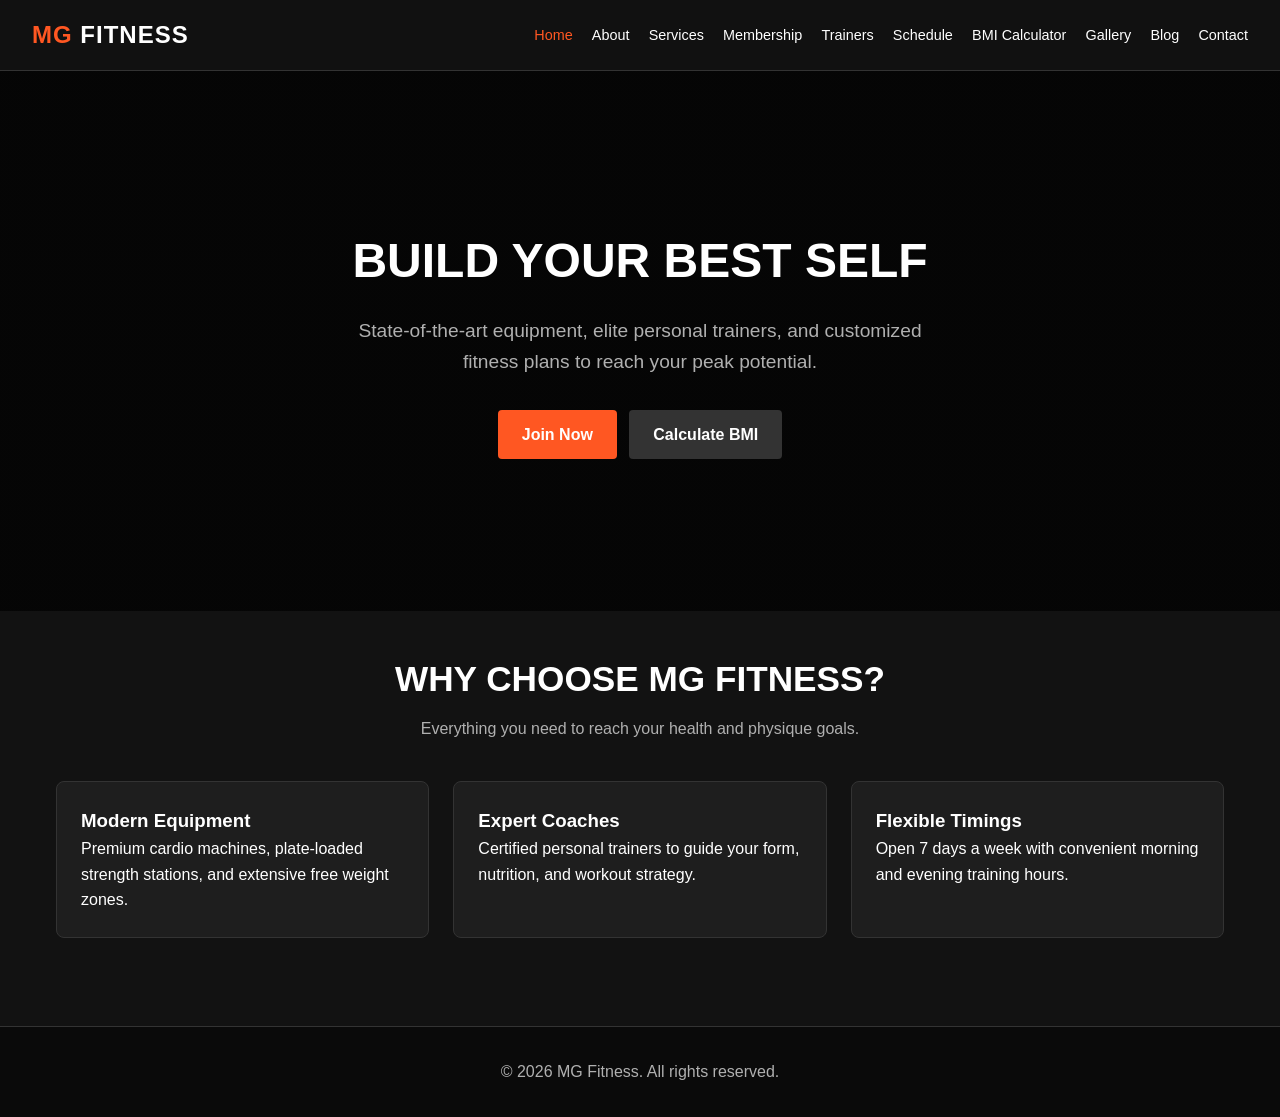
<file: index.html>
<!DOCTYPE html>
<html lang="en">
<head>
  <meta charset="UTF-8">
  <meta name="viewport" content="width=device-width, initial-scale=1.0">
  <title>MG Fitness | Home</title>
  <link rel="stylesheet" href="css/style.css">
</head>
<body>

  <header>
    <a href="index.html" class="logo">MG <span>Fitness</span></a>
    <button class="menu-toggle" aria-label="Toggle Navigation">☰</button>
    <nav>
      <ul>
        <li><a href="index.html">Home</a></li>
        <li><a href="pages/about.html">About</a></li>
        <li><a href="pages/services.html">Services</a></li>
        <li><a href="pages/membership.html">Membership</a></li>
        <li><a href="pages/trainers.html">Trainers</a></li>
        <li><a href="pages/schedule.html">Schedule</a></li>
        <li><a href="pages/bmi-calculator.html">BMI Calculator</a></li>
        <li><a href="pages/gallery.html">Gallery</a></li>
        <li><a href="pages/blog.html">Blog</a></li>
        <li><a href="pages/contact.html">Contact</a></li>
      </ul>
    </nav>
  </header>

  <section class="hero">
    <h1>Build Your Best Self</h1>
    <p>State-of-the-art equipment, elite personal trainers, and customized fitness plans to reach your peak potential.</p>
    <div>
      <a href="pages/membership.html" class="btn">Join Now</a>
      <a href="pages/bmi-calculator.html" class="btn" style="background:#333; margin-left:0.5rem;">Calculate BMI</a>
    </div>
  </section>

  <main class="container">
    <h2 class="section-title">Why Choose MG Fitness?</h2>
    <p class="section-subtitle">Everything you need to reach your health and physique goals.</p>
    
    <div class="grid">
      <div class="card">
        <h3>Modern Equipment</h3>
        <p>Premium cardio machines, plate-loaded strength stations, and extensive free weight zones.</p>
      </div>
      <div class="card">
        <h3>Expert Coaches</h3>
        <p>Certified personal trainers to guide your form, nutrition, and workout strategy.</p>
      </div>
      <div class="card">
        <h3>Flexible Timings</h3>
        <p>Open 7 days a week with convenient morning and evening training hours.</p>
      </div>
    </div>
  </main>

  <footer>
    <p>&copy; 2026 MG Fitness. All rights reserved.</p>
  </footer>

  <script src="js/main.js"></script>
</body>
</html>
</file>
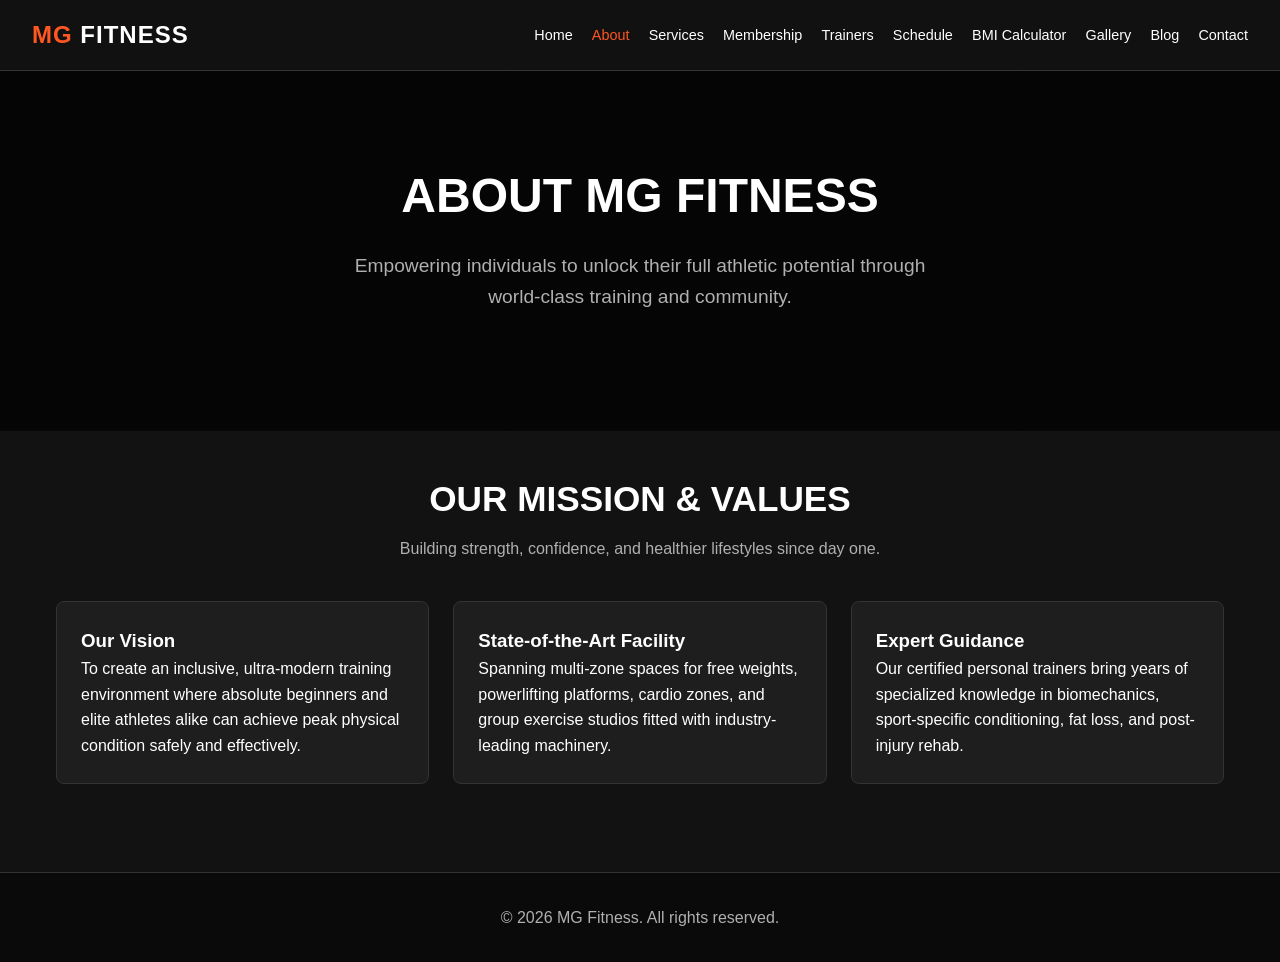
<file: pages/about.html>
<!DOCTYPE html>
<html lang="en">
<head>
  <meta charset="UTF-8">
  <meta name="viewport" content="width=device-width, initial-scale=1.0">
  <title>About Us | MG Fitness</title>
  <link rel="stylesheet" href="../css/style.css">
</head>
<body>

  <header>
    <a href="../index.html" class="logo">MG <span>Fitness</span></a>
    <button class="menu-toggle" aria-label="Toggle Navigation">☰</button>
    <nav>
      <ul>
        <li><a href="../index.html">Home</a></li>
        <li><a href="../pages/about.html">About</a></li>
        <li><a href="../pages/services.html">Services</a></li>
        <li><a href="../pages/membership.html">Membership</a></li>
        <li><a href="../pages/trainers.html">Trainers</a></li>
        <li><a href="../pages/schedule.html">Schedule</a></li>
        <li><a href="../pages/bmi-calculator.html">BMI Calculator</a></li>
        <li><a href="../pages/gallery.html">Gallery</a></li>
        <li><a href="../pages/blog.html">Blog</a></li>
        <li><a href="../pages/contact.html">Contact</a></li>
      </ul>
    </nav>
  </header>

  <section class="hero" style="min-height: 40vh;">
    <h1>About MG Fitness</h1>
    <p>Empowering individuals to unlock their full athletic potential through world-class training and community.</p>
  </section>

  <main class="container">
    <h2 class="section-title">Our Mission & Values</h2>
    <p class="section-subtitle">Building strength, confidence, and healthier lifestyles since day one.</p>

    <div class="grid">
      <div class="card">
        <h3>Our Vision</h3>
        <p>To create an inclusive, ultra-modern training environment where absolute beginners and elite athletes alike can achieve peak physical condition safely and effectively.</p>
      </div>
      <div class="card">
        <h3>State-of-the-Art Facility</h3>
        <p>Spanning multi-zone spaces for free weights, powerlifting platforms, cardio zones, and group exercise studios fitted with industry-leading machinery.</p>
      </div>
      <div class="card">
        <h3>Expert Guidance</h3>
        <p>Our certified personal trainers bring years of specialized knowledge in biomechanics, sport-specific conditioning, fat loss, and post-injury rehab.</p>
      </div>
    </div>
  </main>

  <footer>
    <p>&copy; 2026 MG Fitness. All rights reserved.</p>
  </footer>

  <script src="../js/main.js"></script>
</body>
</html>
</file>
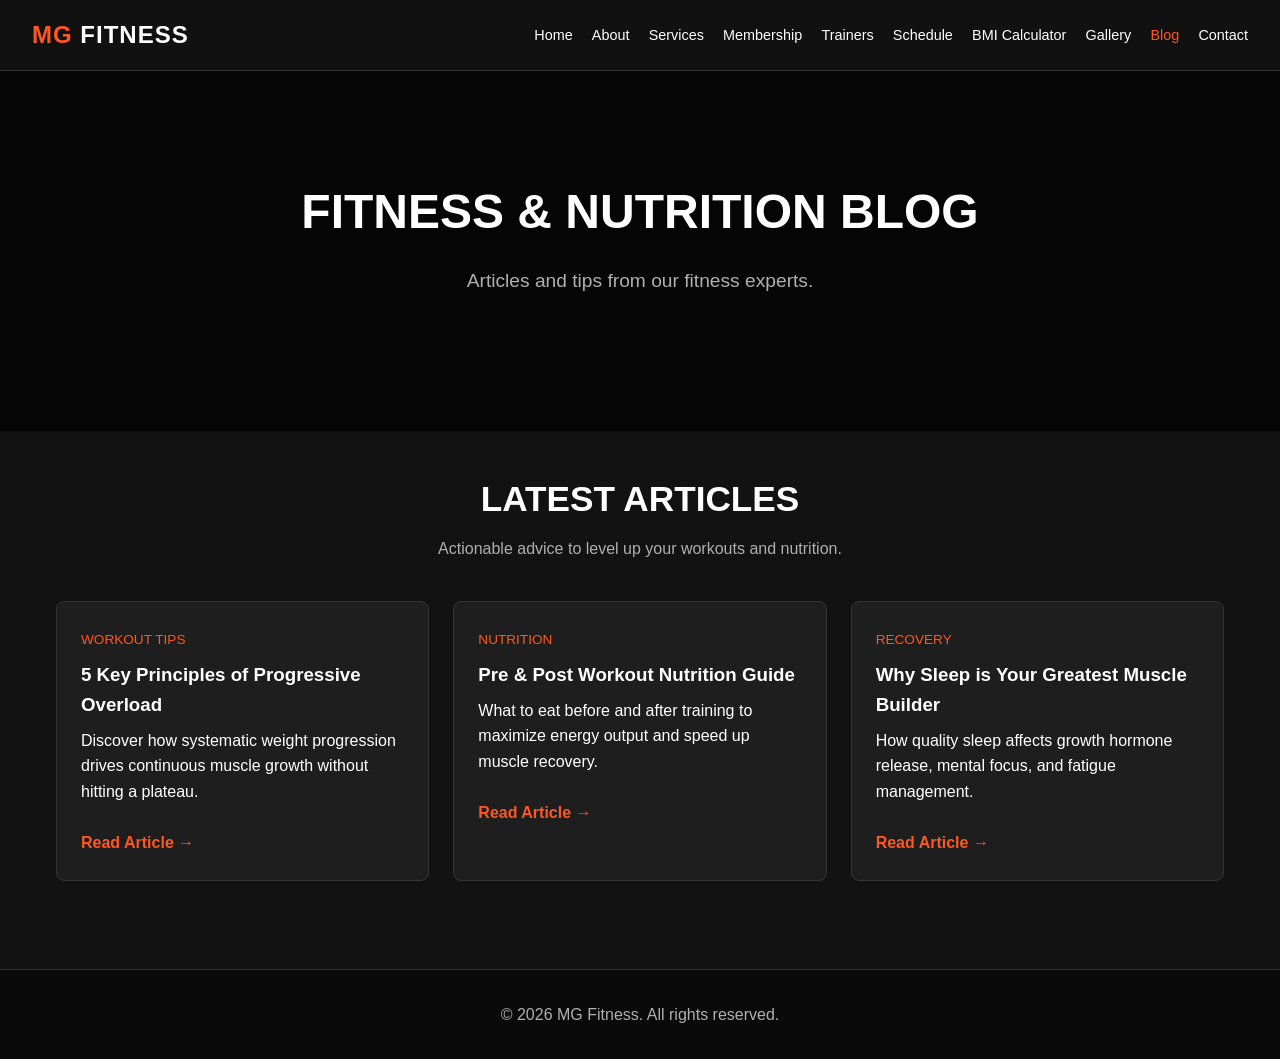
<file: pages/blog.html>
<!DOCTYPE html>
<html lang="en">
<head>
  <meta charset="UTF-8">
  <meta name="viewport" content="width=device-width, initial-scale=1.0">
  <title>Fitness Blog | MG Fitness</title>
  <link rel="stylesheet" href="../css/style.css">
</head>
<body>

  <header>
    <a href="../index.html" class="logo">MG <span>Fitness</span></a>
    <button class="menu-toggle" aria-label="Toggle Navigation">☰</button>
    <nav>
      <ul>
        <li><a href="../index.html">Home</a></li>
        <li><a href="../pages/about.html">About</a></li>
        <li><a href="../pages/services.html">Services</a></li>
        <li><a href="../pages/membership.html">Membership</a></li>
        <li><a href="../pages/trainers.html">Trainers</a></li>
        <li><a href="../pages/schedule.html">Schedule</a></li>
        <li><a href="../pages/bmi-calculator.html">BMI Calculator</a></li>
        <li><a href="../pages/gallery.html">Gallery</a></li>
        <li><a href="../pages/blog.html">Blog</a></li>
        <li><a href="../pages/contact.html">Contact</a></li>
      </ul>
    </nav>
  </header>

  <section class="hero" style="min-height: 40vh;">
    <h1>Fitness & Nutrition Blog</h1>
    <p>Articles and tips from our fitness experts.</p>
  </section>

  <main class="container">
    <h2 class="section-title">Latest Articles</h2>
    <p class="section-subtitle">Actionable advice to level up your workouts and nutrition.</p>

    <div class="grid">
      <div class="card">
        <span style="color: var(--primary); font-size: 0.85rem;">WORKOUT TIPS</span>
        <h3 style="margin: 0.5rem 0;">5 Key Principles of Progressive Overload</h3>
        <p>Discover how systematic weight progression drives continuous muscle growth without hitting a plateau.</p>
        <br>
        <a href="#" style="color: var(--primary); text-decoration: none; font-weight: bold;">Read Article →</a>
      </div>

      <div class="card">
        <span style="color: var(--primary); font-size: 0.85rem;">NUTRITION</span>
        <h3 style="margin: 0.5rem 0;">Pre & Post Workout Nutrition Guide</h3>
        <p>What to eat before and after training to maximize energy output and speed up muscle recovery.</p>
        <br>
        <a href="#" style="color: var(--primary); text-decoration: none; font-weight: bold;">Read Article →</a>
      </div>

      <div class="card">
        <span style="color: var(--primary); font-size: 0.85rem;">RECOVERY</span>
        <h3 style="margin: 0.5rem 0;">Why Sleep is Your Greatest Muscle Builder</h3>
        <p>How quality sleep affects growth hormone release, mental focus, and fatigue management.</p>
        <br>
        <a href="#" style="color: var(--primary); text-decoration: none; font-weight: bold;">Read Article →</a>
      </div>
    </div>
  </main>

  <footer>
    <p>&copy; 2026 MG Fitness. All rights reserved.</p>
  </footer>

  <script src="../js/main.js"></script>
</body>
</html>
</file>
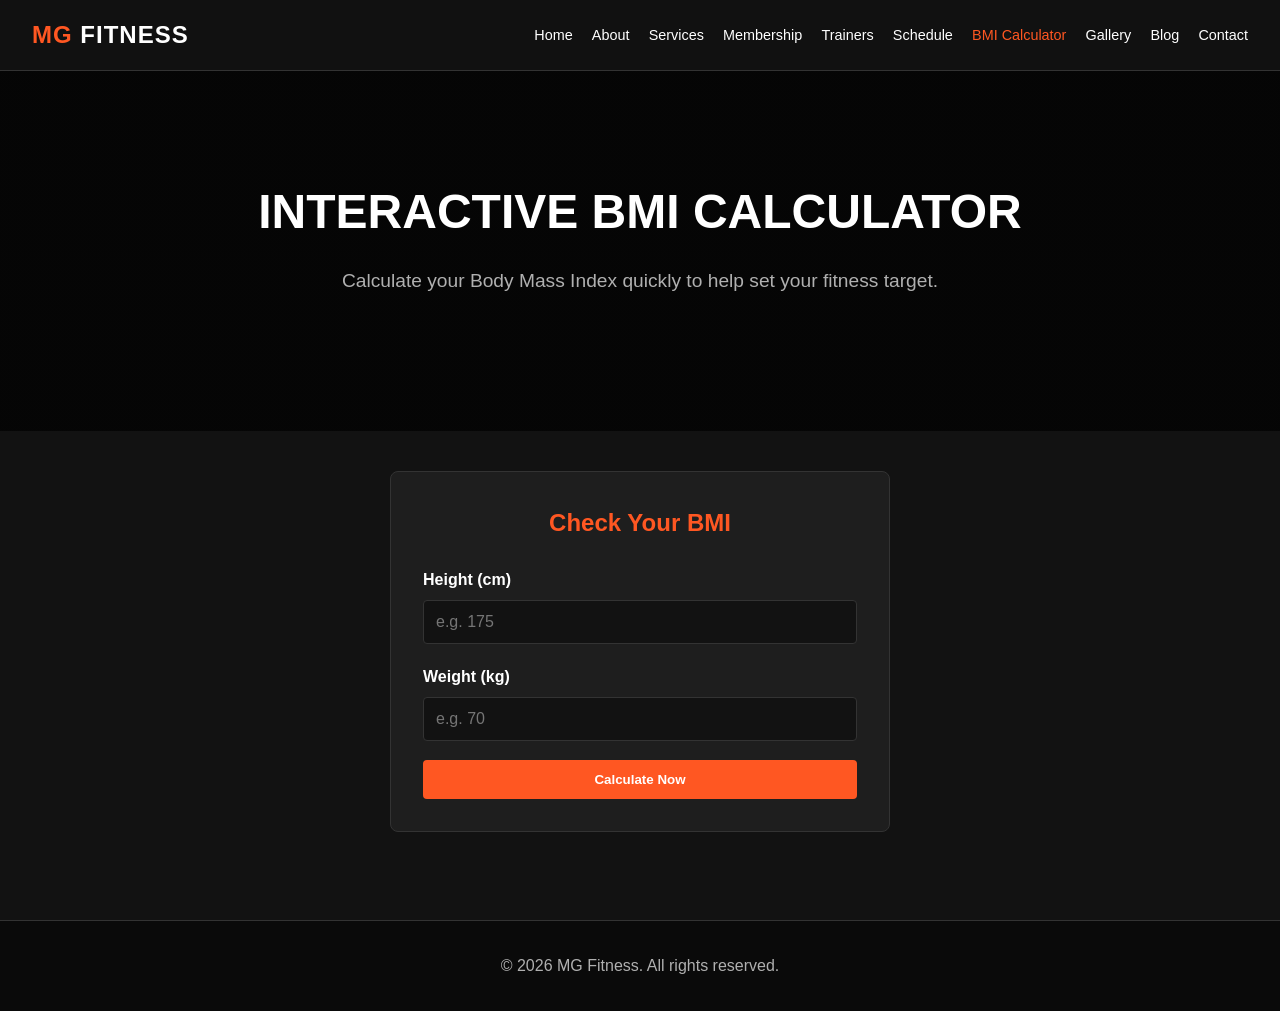
<file: pages/bmi-calculator.html>
<!DOCTYPE html>
<html lang="en">
<head>
  <meta charset="UTF-8">
  <meta name="viewport" content="width=device-width, initial-scale=1.0">
  <title>BMI Calculator | MG Fitness</title>
  <link rel="stylesheet" href="../css/style.css">
  <style>
    .calc-form {
      max-width: 500px;
      margin: 0 auto;
      background: var(--card-bg);
      padding: 2rem;
      border-radius: 8px;
      border: 1px solid var(--border-color);
    }
    .form-group {
      margin-bottom: 1.2rem;
    }
    .form-group label {
      display: block;
      margin-bottom: 0.5rem;
      font-weight: bold;
    }
    .form-group input {
      width: 100%;
      padding: 0.75rem;
      border-radius: 4px;
      border: 1px solid var(--border-color);
      background: #121212;
      color: #fff;
      font-size: 1rem;
    }
    #bmi-result {
      margin-top: 1.5rem;
      padding: 1rem;
      border-radius: 4px;
      background: #252525;
      text-align: center;
      display: none;
    }
  </style>
</head>
<body>

  <header>
    <a href="../index.html" class="logo">MG <span>Fitness</span></a>
    <button class="menu-toggle" aria-label="Toggle Navigation">☰</button>
    <nav>
      <ul>
        <li><a href="../index.html">Home</a></li>
        <li><a href="../pages/about.html">About</a></li>
        <li><a href="../pages/services.html">Services</a></li>
        <li><a href="../pages/membership.html">Membership</a></li>
        <li><a href="../pages/trainers.html">Trainers</a></li>
        <li><a href="../pages/schedule.html">Schedule</a></li>
        <li><a href="../pages/bmi-calculator.html">BMI Calculator</a></li>
        <li><a href="../pages/gallery.html">Gallery</a></li>
        <li><a href="../pages/blog.html">Blog</a></li>
        <li><a href="../pages/contact.html">Contact</a></li>
      </ul>
    </nav>
  </header>

  <section class="hero" style="min-height: 40vh;">
    <h1>Interactive BMI Calculator</h1>
    <p>Calculate your Body Mass Index quickly to help set your fitness target.</p>
  </section>

  <main class="container">
    <div class="calc-form">
      <h2 style="text-align: center; margin-bottom: 1.5rem; color: var(--primary);">Check Your BMI</h2>
      <form id="bmiForm">
        <div class="form-group">
          <label for="height">Height (cm)</label>
          <input type="number" id="height" placeholder="e.g. 175" required>
        </div>
        <div class="form-group">
          <label for="weight">Weight (kg)</label>
          <input type="number" id="weight" placeholder="e.g. 70" required>
        </div>
        <button type="submit" class="btn" style="width: 100%;">Calculate Now</button>
      </form>

      <div id="bmi-result"></div>
    </div>
  </main>

  <footer>
    <p>&copy; 2026 MG Fitness. All rights reserved.</p>
  </footer>

  <script src="../js/main.js"></script>
  <script>
    document.getElementById('bmiForm').addEventListener('submit', function(e) {
      e.preventDefault();
      const height = parseFloat(document.getElementById('height').value) / 100;
      const weight = parseFloat(document.getElementById('weight').value);
      const resultDiv = document.getElementById('bmi-result');

      if (height > 0 && weight > 0) {
        const bmi = (weight / (height * height)).toFixed(1);
        let category = '';
        let color = '#ff5722';

        if (bmi < 18.5) {
          category = 'Underweight';
          color = '#ffc107';
        } else if (bmi >= 18.5 && bmi < 24.9) {
          category = 'Normal weight';
          color = '#4caf50';
        } else if (bmi >= 25 && bmi < 29.9) {
          category = 'Overweight';
          color = '#ff9800';
        } else {
          category = 'Obesity';
          color = '#f44336';
        }

        resultDiv.style.display = 'block';
        resultDiv.innerHTML = `
          <h3>Your BMI: <span style="color:${color}">${bmi}</span></h3>
          <p>Category: <strong>${category}</strong></p>
        `;
      }
    });
  </script>
</body>
</html>
</file>
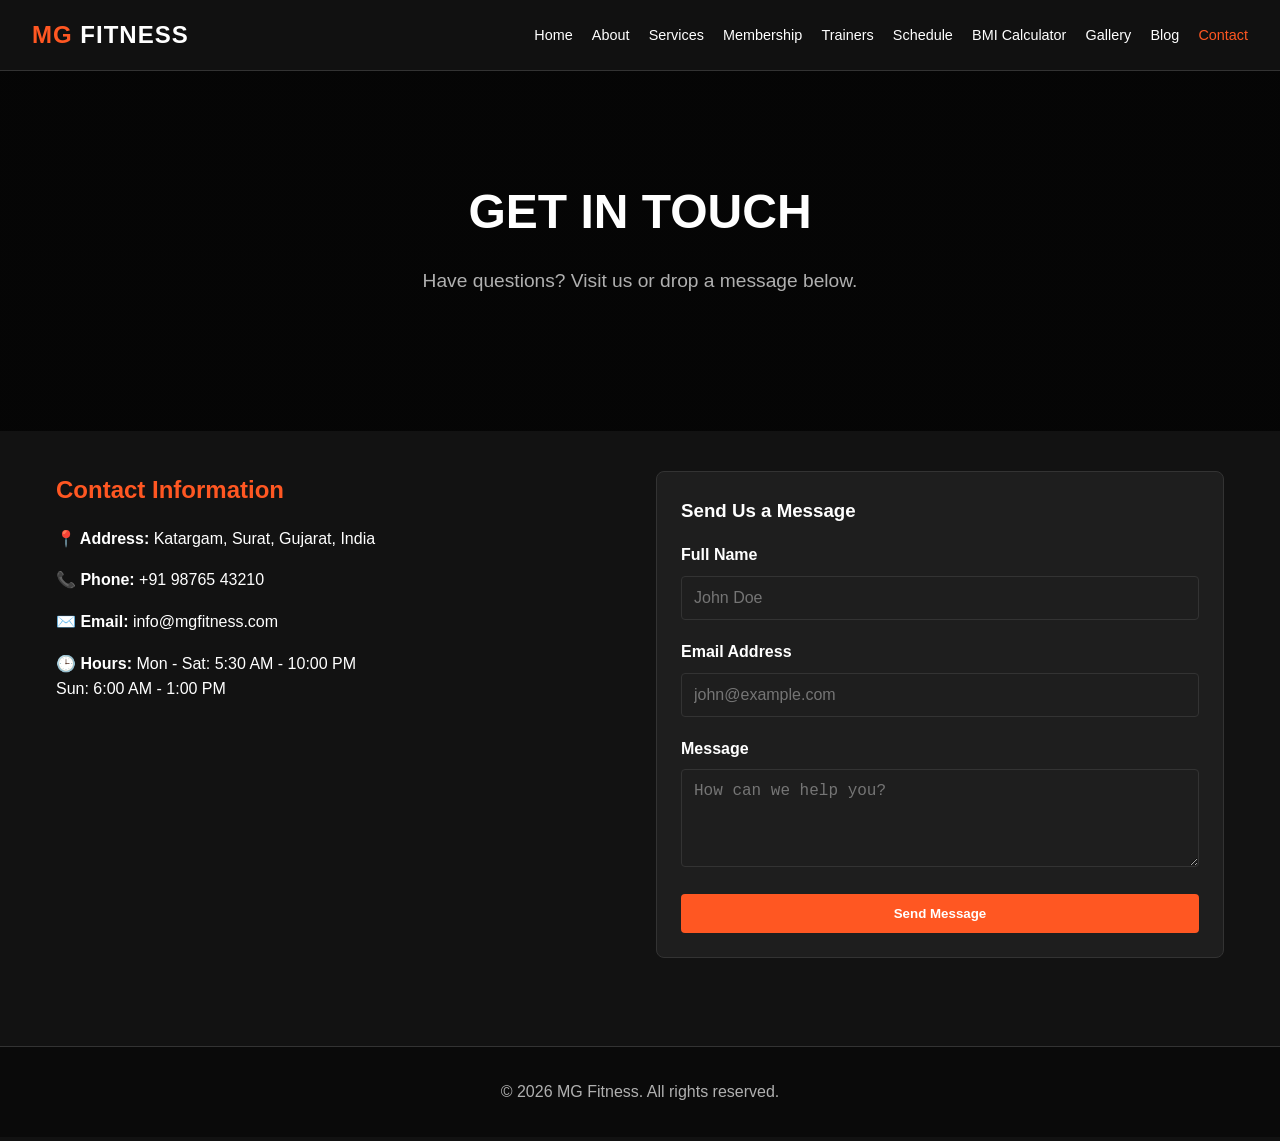
<file: pages/contact.html>
<!DOCTYPE html>
<html lang="en">
<head>
  <meta charset="UTF-8">
  <meta name="viewport" content="width=device-width, initial-scale=1.0">
  <title>Contact Us | MG Fitness</title>
  <link rel="stylesheet" href="../css/style.css">
  <style>
    .contact-container {
      display: grid;
      grid-template-columns: repeat(auto-fit, minmax(300px, 1fr));
      gap: 2rem;
    }
    .form-group {
      margin-bottom: 1.2rem;
    }
    .form-group label {
      display: block;
      margin-bottom: 0.5rem;
      font-weight: bold;
    }
    .form-group input, .form-group textarea {
      width: 100%;
      padding: 0.75rem;
      border-radius: 4px;
      border: 1px solid var(--border-color);
      background: var(--card-bg);
      color: #fff;
      font-size: 1rem;
    }
  </style>
</head>
<body>

  <header>
    <a href="../index.html" class="logo">MG <span>Fitness</span></a>
    <button class="menu-toggle" aria-label="Toggle Navigation">☰</button>
    <nav>
      <ul>
        <li><a href="../index.html">Home</a></li>
        <li><a href="../pages/about.html">About</a></li>
        <li><a href="../pages/services.html">Services</a></li>
        <li><a href="../pages/membership.html">Membership</a></li>
        <li><a href="../pages/trainers.html">Trainers</a></li>
        <li><a href="../pages/schedule.html">Schedule</a></li>
        <li><a href="../pages/bmi-calculator.html">BMI Calculator</a></li>
        <li><a href="../pages/gallery.html">Gallery</a></li>
        <li><a href="../pages/blog.html">Blog</a></li>
        <li><a href="../pages/contact.html">Contact</a></li>
      </ul>
    </nav>
  </header>

  <section class="hero" style="min-height: 40vh;">
    <h1>Get In Touch</h1>
    <p>Have questions? Visit us or drop a message below.</p>
  </section>

  <main class="container">
    <div class="contact-container">
      
      <div>
        <h2 style="color: var(--primary); margin-bottom: 1rem;">Contact Information</h2>
        <p style="margin-bottom: 1rem;"><strong>📍 Address:</strong> Katargam, Surat, Gujarat, India</p>
        <p style="margin-bottom: 1rem;"><strong>📞 Phone:</strong> +91 98765 43210</p>
        <p style="margin-bottom: 1rem;"><strong>✉️ Email:</strong> info@mgfitness.com</p>
        <p style="margin-bottom: 1rem;"><strong>🕒 Hours:</strong> Mon - Sat: 5:30 AM - 10:00 PM<br>Sun: 6:00 AM - 1:00 PM</p>
      </div>

      <div class="card">
        <h3 style="margin-bottom: 1rem;">Send Us a Message</h3>
        <form id="contactForm">
          <div class="form-group">
            <label for="name">Full Name</label>
            <input type="text" id="name" placeholder="John Doe" required>
          </div>
          <div class="form-group">
            <label for="email">Email Address</label>
            <input type="email" id="email" placeholder="john@example.com" required>
          </div>
          <div class="form-group">
            <label for="message">Message</label>
            <textarea id="message" rows="4" placeholder="How can we help you?" required></textarea>
          </div>
          <button type="submit" class="btn" style="width: 100%;">Send Message</button>
        </form>
      </div>

    </div>
  </main>

  <footer>
    <p>&copy; 2026 MG Fitness. All rights reserved.</p>
  </footer>

  <script src="../js/main.js"></script>
  <script>
    document.getElementById('contactForm').addEventListener('submit', function(e) {
      e.preventDefault();
      alert('Thank you for reaching out! We will contact you shortly.');
      this.reset();
    });
  </script>
</body>
</html>
</file>
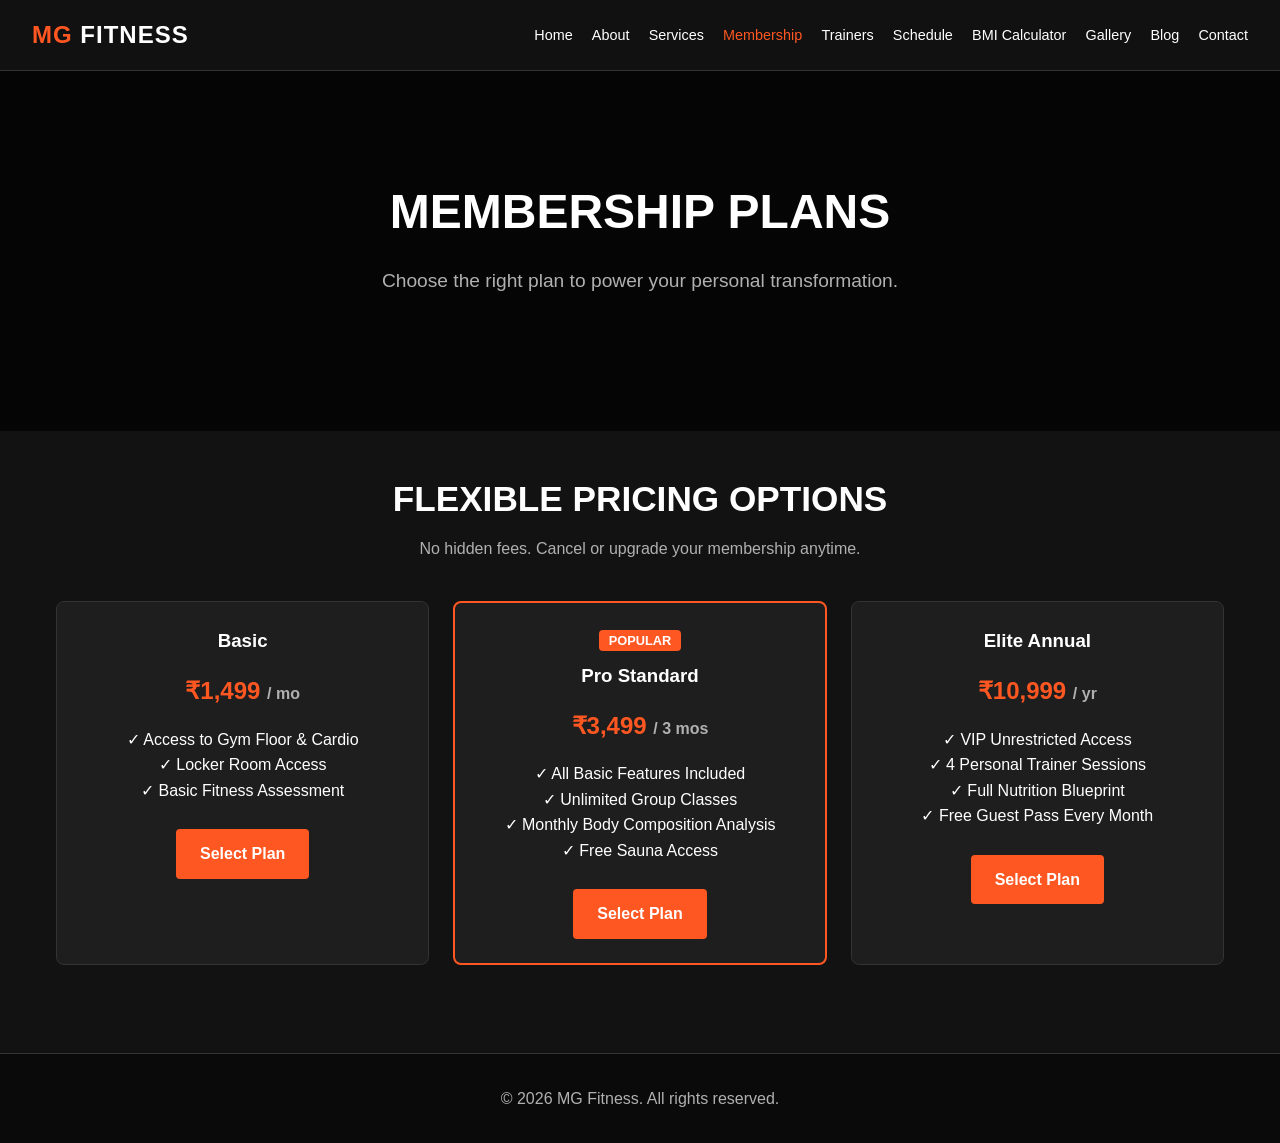
<file: pages/membership.html>
<!DOCTYPE html>
<html lang="en">
<head>
  <meta charset="UTF-8">
  <meta name="viewport" content="width=device-width, initial-scale=1.0">
  <title>Membership Plans | MG Fitness</title>
  <link rel="stylesheet" href="../css/style.css">
</head>
<body>

  <header>
    <a href="../index.html" class="logo">MG <span>Fitness</span></a>
    <button class="menu-toggle" aria-label="Toggle Navigation">☰</button>
    <nav>
      <ul>
        <li><a href="../index.html">Home</a></li>
        <li><a href="../pages/about.html">About</a></li>
        <li><a href="../pages/services.html">Services</a></li>
        <li><a href="../pages/membership.html">Membership</a></li>
        <li><a href="../pages/trainers.html">Trainers</a></li>
        <li><a href="../pages/schedule.html">Schedule</a></li>
        <li><a href="../pages/bmi-calculator.html">BMI Calculator</a></li>
        <li><a href="../pages/gallery.html">Gallery</a></li>
        <li><a href="../pages/blog.html">Blog</a></li>
        <li><a href="../pages/contact.html">Contact</a></li>
      </ul>
    </nav>
  </header>

  <section class="hero" style="min-height: 40vh;">
    <h1>Membership Plans</h1>
    <p>Choose the right plan to power your personal transformation.</p>
  </section>

  <main class="container">
    <h2 class="section-title">Flexible Pricing Options</h2>
    <p class="section-subtitle">No hidden fees. Cancel or upgrade your membership anytime.</p>

    <div class="grid">
      <div class="card" style="text-align: center;">
        <h3>Basic</h3>
        <h2 style="color: var(--primary); margin: 1rem 0;">₹1,499 <span style="font-size:1rem; color: var(--muted-text);">/ mo</span></h2>
        <p>✓ Access to Gym Floor & Cardio</p>
        <p>✓ Locker Room Access</p>
        <p>✓ Basic Fitness Assessment</p>
        <br>
        <a href="contact.html" class="btn">Select Plan</a>
      </div>

      <div class="card" style="text-align: center; border: 2px solid var(--primary);">
        <span style="background: var(--primary); padding: 0.2rem 0.6rem; border-radius: 4px; font-size: 0.8rem; font-weight: bold;">POPULAR</span>
        <h3 style="margin-top: 0.5rem;">Pro Standard</h3>
        <h2 style="color: var(--primary); margin: 1rem 0;">₹3,499 <span style="font-size:1rem; color: var(--muted-text);">/ 3 mos</span></h2>
        <p>✓ All Basic Features Included</p>
        <p>✓ Unlimited Group Classes</p>
        <p>✓ Monthly Body Composition Analysis</p>
        <p>✓ Free Sauna Access</p>
        <br>
        <a href="contact.html" class="btn">Select Plan</a>
      </div>

      <div class="card" style="text-align: center;">
        <h3>Elite Annual</h3>
        <h2 style="color: var(--primary); margin: 1rem 0;">₹10,999 <span style="font-size:1rem; color: var(--muted-text);">/ yr</span></h2>
        <p>✓ VIP Unrestricted Access</p>
        <p>✓ 4 Personal Trainer Sessions</p>
        <p>✓ Full Nutrition Blueprint</p>
        <p>✓ Free Guest Pass Every Month</p>
        <br>
        <a href="contact.html" class="btn">Select Plan</a>
      </div>
    </div>
  </main>

  <footer>
    <p>&copy; 2026 MG Fitness. All rights reserved.</p>
  </footer>

  <script src="../js/main.js"></script>
</body>
</html>
</file>
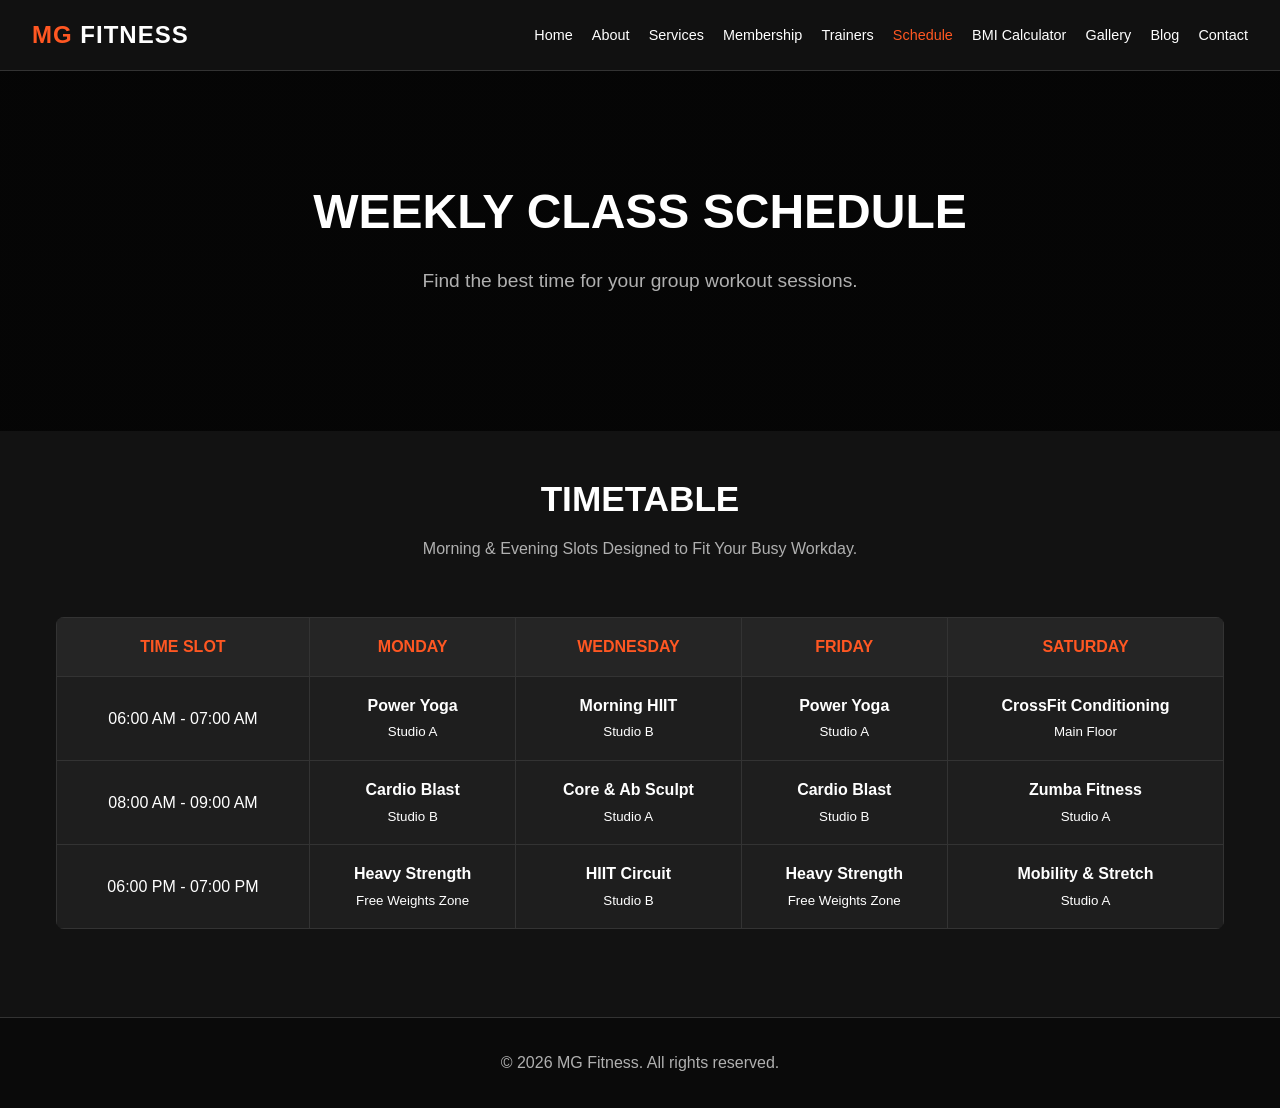
<file: pages/schedule.html>
<!DOCTYPE html>
<html lang="en">
<head>
  <meta charset="UTF-8">
  <meta name="viewport" content="width=device-width, initial-scale=1.0">
  <title>Class Schedule | MG Fitness</title>
  <link rel="stylesheet" href="../css/style.css">
  <style>
    .schedule-table {
      width: 100%;
      border-collapse: collapse;
      margin-top: 1rem;
      background: var(--card-bg);
      border-radius: 8px;
      overflow: hidden;
    }
    .schedule-table th, .schedule-table td {
      padding: 1rem;
      border: 1px solid var(--border-color);
      text-align: center;
    }
    .schedule-table th {
      background: #252525;
      color: var(--primary);
      text-transform: uppercase;
    }
    .class-name {
      font-weight: bold;
      color: var(--light-text);
    }
  </style>
</head>
<body>

  <header>
    <a href="../index.html" class="logo">MG <span>Fitness</span></a>
    <button class="menu-toggle" aria-label="Toggle Navigation">☰</button>
    <nav>
      <ul>
        <li><a href="../index.html">Home</a></li>
        <li><a href="../pages/about.html">About</a></li>
        <li><a href="../pages/services.html">Services</a></li>
        <li><a href="../pages/membership.html">Membership</a></li>
        <li><a href="../pages/trainers.html">Trainers</a></li>
        <li><a href="../pages/schedule.html">Schedule</a></li>
        <li><a href="../pages/bmi-calculator.html">BMI Calculator</a></li>
        <li><a href="../pages/gallery.html">Gallery</a></li>
        <li><a href="../pages/blog.html">Blog</a></li>
        <li><a href="../pages/contact.html">Contact</a></li>
      </ul>
    </nav>
  </header>

  <section class="hero" style="min-height: 40vh;">
    <h1>Weekly Class Schedule</h1>
    <p>Find the best time for your group workout sessions.</p>
  </section>

  <main class="container">
    <h2 class="section-title">Timetable</h2>
    <p class="section-subtitle">Morning & Evening Slots Designed to Fit Your Busy Workday.</p>

    <div style="overflow-x: auto;">
      <table class="schedule-table">
        <thead>
          <tr>
            <th>Time Slot</th>
            <th>Monday</th>
            <th>Wednesday</th>
            <th>Friday</th>
            <th>Saturday</th>
          </tr>
        </thead>
        <tbody>
          <tr>
            <td>06:00 AM - 07:00 AM</td>
            <td><span class="class-name">Power Yoga</span><br><small>Studio A</small></td>
            <td><span class="class-name">Morning HIIT</span><br><small>Studio B</small></td>
            <td><span class="class-name">Power Yoga</span><br><small>Studio A</small></td>
            <td><span class="class-name">CrossFit Conditioning</span><br><small>Main Floor</small></td>
          </tr>
          <tr>
            <td>08:00 AM - 09:00 AM</td>
            <td><span class="class-name">Cardio Blast</span><br><small>Studio B</small></td>
            <td><span class="class-name">Core & Ab Sculpt</span><br><small>Studio A</small></td>
            <td><span class="class-name">Cardio Blast</span><br><small>Studio B</small></td>
            <td><span class="class-name">Zumba Fitness</span><br><small>Studio A</small></td>
          </tr>
          <tr>
            <td>06:00 PM - 07:00 PM</td>
            <td><span class="class-name">Heavy Strength</span><br><small>Free Weights Zone</small></td>
            <td><span class="class-name">HIIT Circuit</span><br><small>Studio B</small></td>
            <td><span class="class-name">Heavy Strength</span><br><small>Free Weights Zone</small></td>
            <td><span class="class-name">Mobility & Stretch</span><br><small>Studio A</small></td>
          </tr>
        </tbody>
      </table>
    </div>
  </main>

  <footer>
    <p>&copy; 2026 MG Fitness. All rights reserved.</p>
  </footer>

  <script src="../js/main.js"></script>
</body>
</html>
</file>
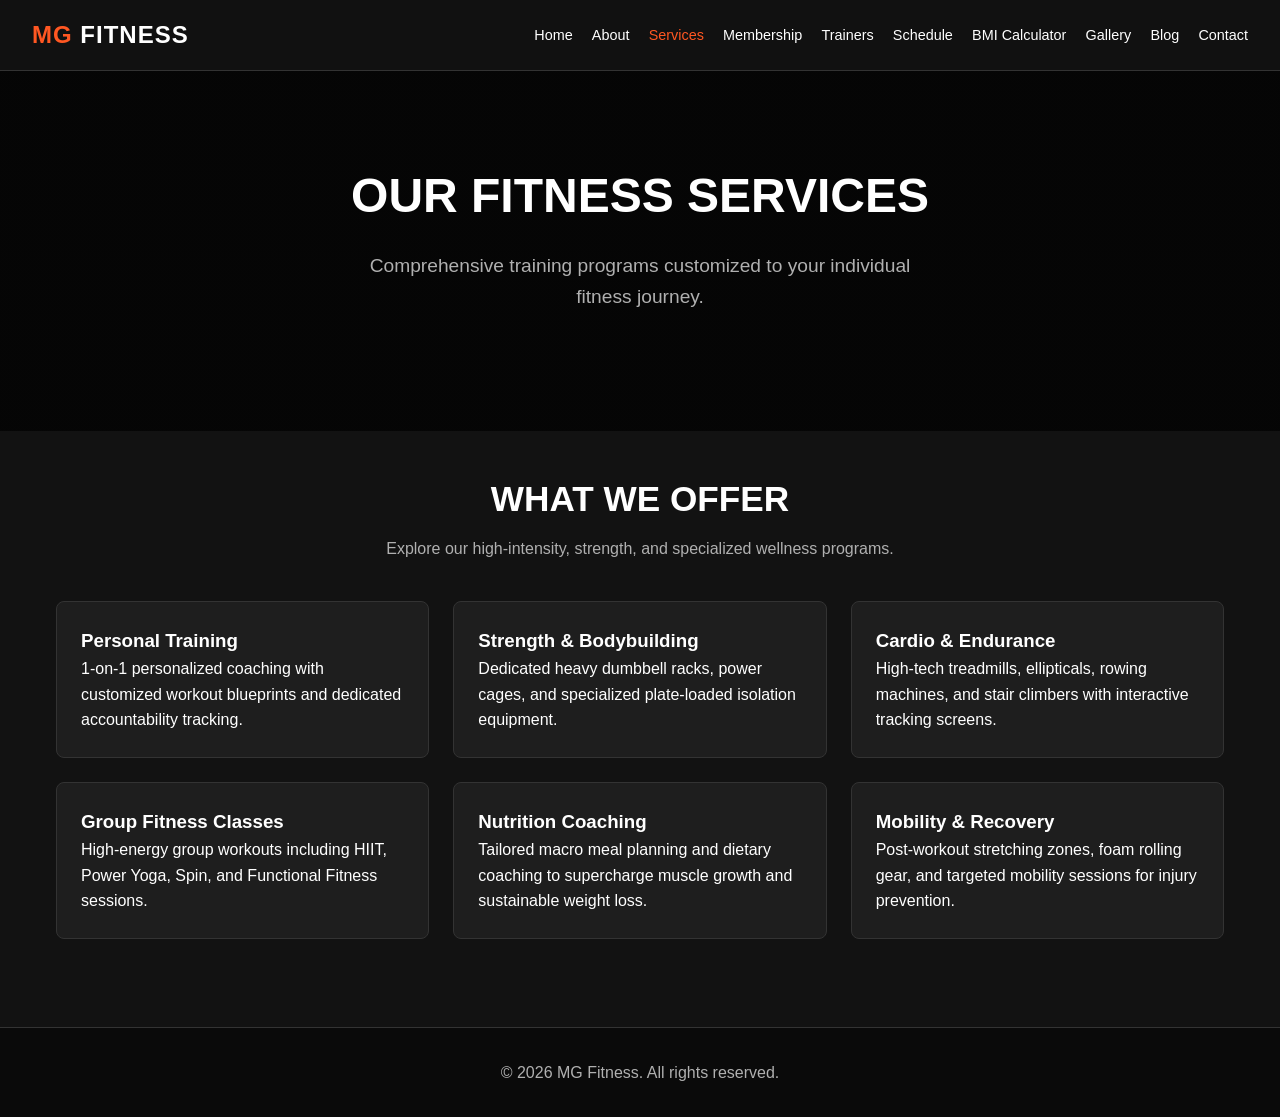
<file: pages/services.html>
<!DOCTYPE html>
<html lang="en">
<head>
  <meta charset="UTF-8">
  <meta name="viewport" content="width=device-width, initial-scale=1.0">
  <title>Services | MG Fitness</title>
  <link rel="stylesheet" href="../css/style.css">
</head>
<body>

  <header>
    <a href="../index.html" class="logo">MG <span>Fitness</span></a>
    <button class="menu-toggle" aria-label="Toggle Navigation">☰</button>
    <nav>
      <ul>
        <li><a href="../index.html">Home</a></li>
        <li><a href="../pages/about.html">About</a></li>
        <li><a href="../pages/services.html">Services</a></li>
        <li><a href="../pages/membership.html">Membership</a></li>
        <li><a href="../pages/trainers.html">Trainers</a></li>
        <li><a href="../pages/schedule.html">Schedule</a></li>
        <li><a href="../pages/bmi-calculator.html">BMI Calculator</a></li>
        <li><a href="../pages/gallery.html">Gallery</a></li>
        <li><a href="../pages/blog.html">Blog</a></li>
        <li><a href="../pages/contact.html">Contact</a></li>
      </ul>
    </nav>
  </header>

  <section class="hero" style="min-height: 40vh;">
    <h1>Our Fitness Services</h1>
    <p>Comprehensive training programs customized to your individual fitness journey.</p>
  </section>

  <main class="container">
    <h2 class="section-title">What We Offer</h2>
    <p class="section-subtitle">Explore our high-intensity, strength, and specialized wellness programs.</p>

    <div class="grid">
      <div class="card">
        <h3>Personal Training</h3>
        <p>1-on-1 personalized coaching with customized workout blueprints and dedicated accountability tracking.</p>
      </div>
      <div class="card">
        <h3>Strength & Bodybuilding</h3>
        <p>Dedicated heavy dumbbell racks, power cages, and specialized plate-loaded isolation equipment.</p>
      </div>
      <div class="card">
        <h3>Cardio & Endurance</h3>
        <p>High-tech treadmills, ellipticals, rowing machines, and stair climbers with interactive tracking screens.</p>
      </div>
      <div class="card">
        <h3>Group Fitness Classes</h3>
        <p>High-energy group workouts including HIIT, Power Yoga, Spin, and Functional Fitness sessions.</p>
      </div>
      <div class="card">
        <h3>Nutrition Coaching</h3>
        <p>Tailored macro meal planning and dietary coaching to supercharge muscle growth and sustainable weight loss.</p>
      </div>
      <div class="card">
        <h3>Mobility & Recovery</h3>
        <p>Post-workout stretching zones, foam rolling gear, and targeted mobility sessions for injury prevention.</p>
      </div>
    </div>
  </main>

  <footer>
    <p>&copy; 2026 MG Fitness. All rights reserved.</p>
  </footer>

  <script src="../js/main.js"></script>
</body>
</html>
</file>
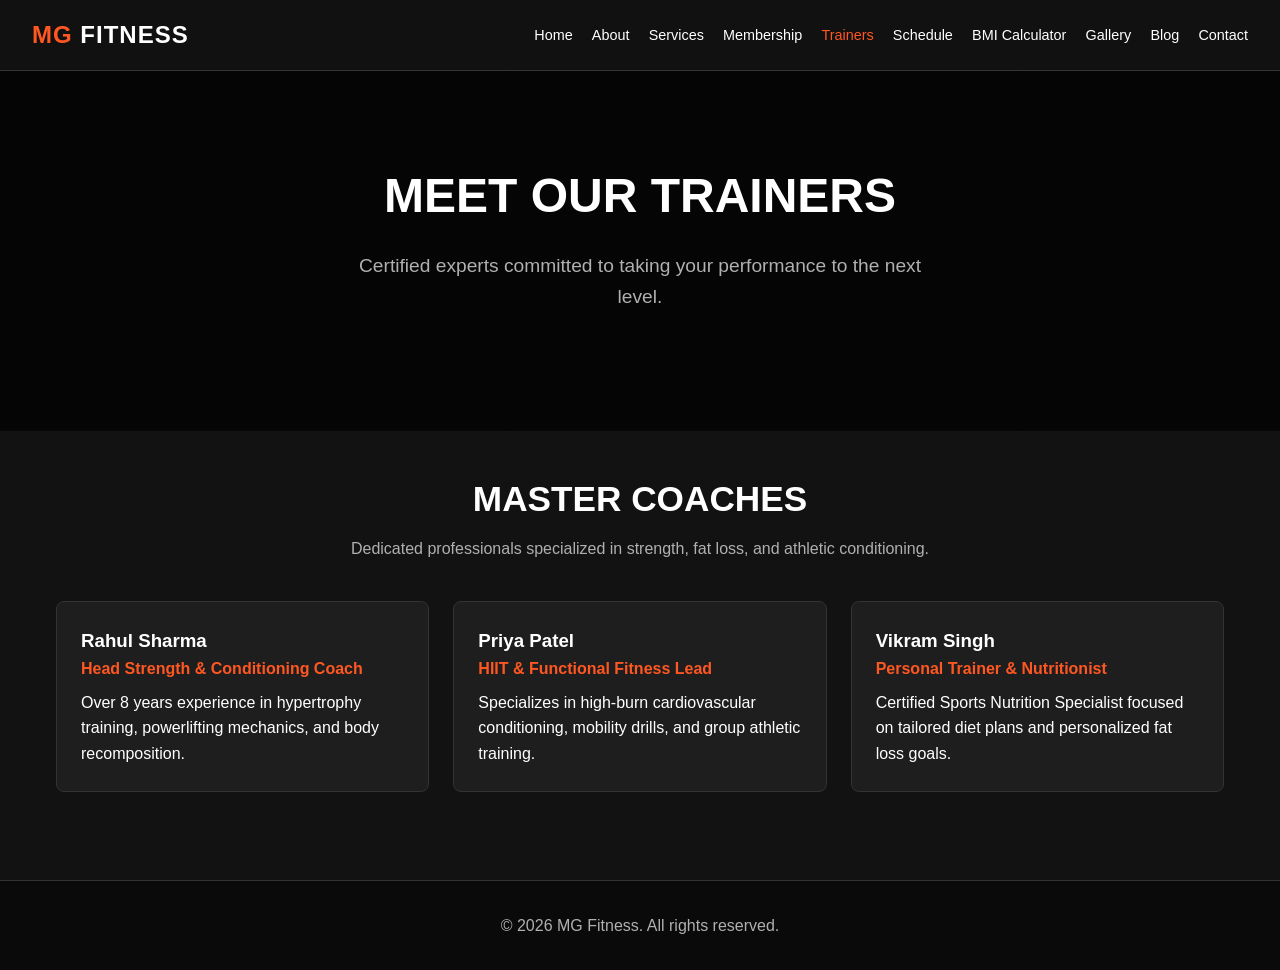
<file: pages/trainers.html>
<!DOCTYPE html>
<html lang="en">
<head>
  <meta charset="UTF-8">
  <meta name="viewport" content="width=device-width, initial-scale=1.0">
  <title>Our Trainers | MG Fitness</title>
  <link rel="stylesheet" href="../css/style.css">
</head>
<body>

  <header>
    <a href="../index.html" class="logo">MG <span>Fitness</span></a>
    <button class="menu-toggle" aria-label="Toggle Navigation">☰</button>
    <nav>
      <ul>
        <li><a href="../index.html">Home</a></li>
        <li><a href="../pages/about.html">About</a></li>
        <li><a href="../pages/services.html">Services</a></li>
        <li><a href="../pages/membership.html">Membership</a></li>
        <li><a href="../pages/trainers.html">Trainers</a></li>
        <li><a href="../pages/schedule.html">Schedule</a></li>
        <li><a href="../pages/bmi-calculator.html">BMI Calculator</a></li>
        <li><a href="../pages/gallery.html">Gallery</a></li>
        <li><a href="../pages/blog.html">Blog</a></li>
        <li><a href="../pages/contact.html">Contact</a></li>
      </ul>
    </nav>
  </header>

  <section class="hero" style="min-height: 40vh;">
    <h1>Meet Our Trainers</h1>
    <p>Certified experts committed to taking your performance to the next level.</p>
  </section>

  <main class="container">
    <h2 class="section-title">Master Coaches</h2>
    <p class="section-subtitle">Dedicated professionals specialized in strength, fat loss, and athletic conditioning.</p>

    <div class="grid">
      <div class="card">
        <h3>Rahul Sharma</h3>
        <p style="color: var(--primary); font-weight: bold; margin-bottom: 0.5rem;">Head Strength & Conditioning Coach</p>
        <p>Over 8 years experience in hypertrophy training, powerlifting mechanics, and body recomposition.</p>
      </div>

      <div class="card">
        <h3>Priya Patel</h3>
        <p style="color: var(--primary); font-weight: bold; margin-bottom: 0.5rem;">HIIT & Functional Fitness Lead</p>
        <p>Specializes in high-burn cardiovascular conditioning, mobility drills, and group athletic training.</p>
      </div>

      <div class="card">
        <h3>Vikram Singh</h3>
        <p style="color: var(--primary); font-weight: bold; margin-bottom: 0.5rem;">Personal Trainer & Nutritionist</p>
        <p>Certified Sports Nutrition Specialist focused on tailored diet plans and personalized fat loss goals.</p>
      </div>
    </div>
  </main>

  <footer>
    <p>&copy; 2026 MG Fitness. All rights reserved.</p>
  </footer>

  <script src="../js/main.js"></script>
</body>
</html>
</file>
<file: css/style.css>
/* css/style.css - Master Stylesheet for MG Fitness */

:root {
  --primary: #ff5722;
  --primary-hover: #e64a19;
  --dark-bg: #121212;
  --card-bg: #1e1e1e;
  --light-text: #ffffff;
  --muted-text: #b0b0b0;
  --border-color: #333333;
  --font-family: 'Segoe UI', Tahoma, Geneva, Verdana, sans-serif;
}

* {
  box-sizing: border-box;
  margin: 0;
  padding: 0;
}

body {
  font-family: var(--font-family);
  background-color: var(--dark-bg);
  color: var(--light-text);
  line-height: 1.6;
}

/* Header & Navigation */
header {
  background: rgba(18, 18, 18, 0.98);
  position: sticky;
  top: 0;
  z-index: 1000;
  border-bottom: 1px solid var(--border-color);
  padding: 1rem 2rem;
  display: flex;
  justify-content: space-between;
  align-items: center;
}

.logo {
  font-size: 1.5rem;
  font-weight: bold;
  color: var(--primary);
  text-decoration: none;
  text-transform: uppercase;
  letter-spacing: 1px;
}

.logo span {
  color: var(--light-text);
}

nav ul {
  display: flex;
  list-style: none;
  gap: 1.2rem;
}

nav a {
  color: var(--light-text);
  text-decoration: none;
  font-weight: 500;
  transition: color 0.3s;
  font-size: 0.9rem;
}

nav a:hover, nav a.active {
  color: var(--primary);
}

.menu-toggle {
  display: none;
  font-size: 1.8rem;
  background: none;
  border: none;
  color: var(--light-text);
  cursor: pointer;
}

/* Common Layout */
.container {
  max-width: 1200px;
  margin: 0 auto;
  padding: 2.5rem 1rem;
}

.btn {
  display: inline-block;
  background: var(--primary);
  color: #fff;
  padding: 0.75rem 1.5rem;
  border-radius: 4px;
  text-decoration: none;
  font-weight: bold;
  transition: background 0.3s;
  border: none;
  cursor: pointer;
}

.btn:hover {
  background: var(--primary-hover);
}

.section-title {
  text-align: center;
  font-size: 2.2rem;
  margin-bottom: 0.5rem;
  text-transform: uppercase;
}

.section-subtitle {
  text-align: center;
  color: var(--muted-text);
  margin-bottom: 2.5rem;
}

.grid {
  display: grid;
  grid-template-columns: repeat(auto-fit, minmax(280px, 1fr));
  gap: 1.5rem;
}

.card {
  background: var(--card-bg);
  padding: 1.5rem;
  border-radius: 8px;
  border: 1px solid var(--border-color);
  transition: transform 0.3s, border-color 0.3s;
}

.card:hover {
  transform: translateY(-5px);
  border-color: var(--primary);
}

/* Hero Banners */
.hero {
  background: linear-gradient(rgba(0,0,0,0.7), rgba(0,0,0,0.7)), url('https://images.unsplash.com/photo-1534438327276-14e5300c3a48?auto=format&fit=crop&w=1200&q=80') center/cover no-repeat;
  min-height: 60vh;
  display: flex;
  flex-direction: column;
  justify-content: center;
  align-items: center;
  text-align: center;
  padding: 2rem;
}

.hero h1 {
  font-size: 3rem;
  text-transform: uppercase;
  margin-bottom: 1rem;
}

.hero p {
  font-size: 1.2rem;
  max-width: 600px;
  color: var(--muted-text);
  margin-bottom: 2rem;
}

/* Footer */
footer {
  background: #0a0a0a;
  border-top: 1px solid var(--border-color);
  padding: 2rem 1rem;
  text-align: center;
  color: var(--muted-text);
  margin-top: 3rem;
}

/* Responsive Navigation */
@media (max-width: 992px) {
  .menu-toggle {
    display: block;
  }

  nav ul {
    position: absolute;
    top: 100%;
    left: 0;
    width: 100%;
    background: var(--card-bg);
    flex-direction: column;
    padding: 1rem;
    display: none;
    border-bottom: 1px solid var(--border-color);
  }

  nav ul.show {
    display: flex;
  }
}
</file>
